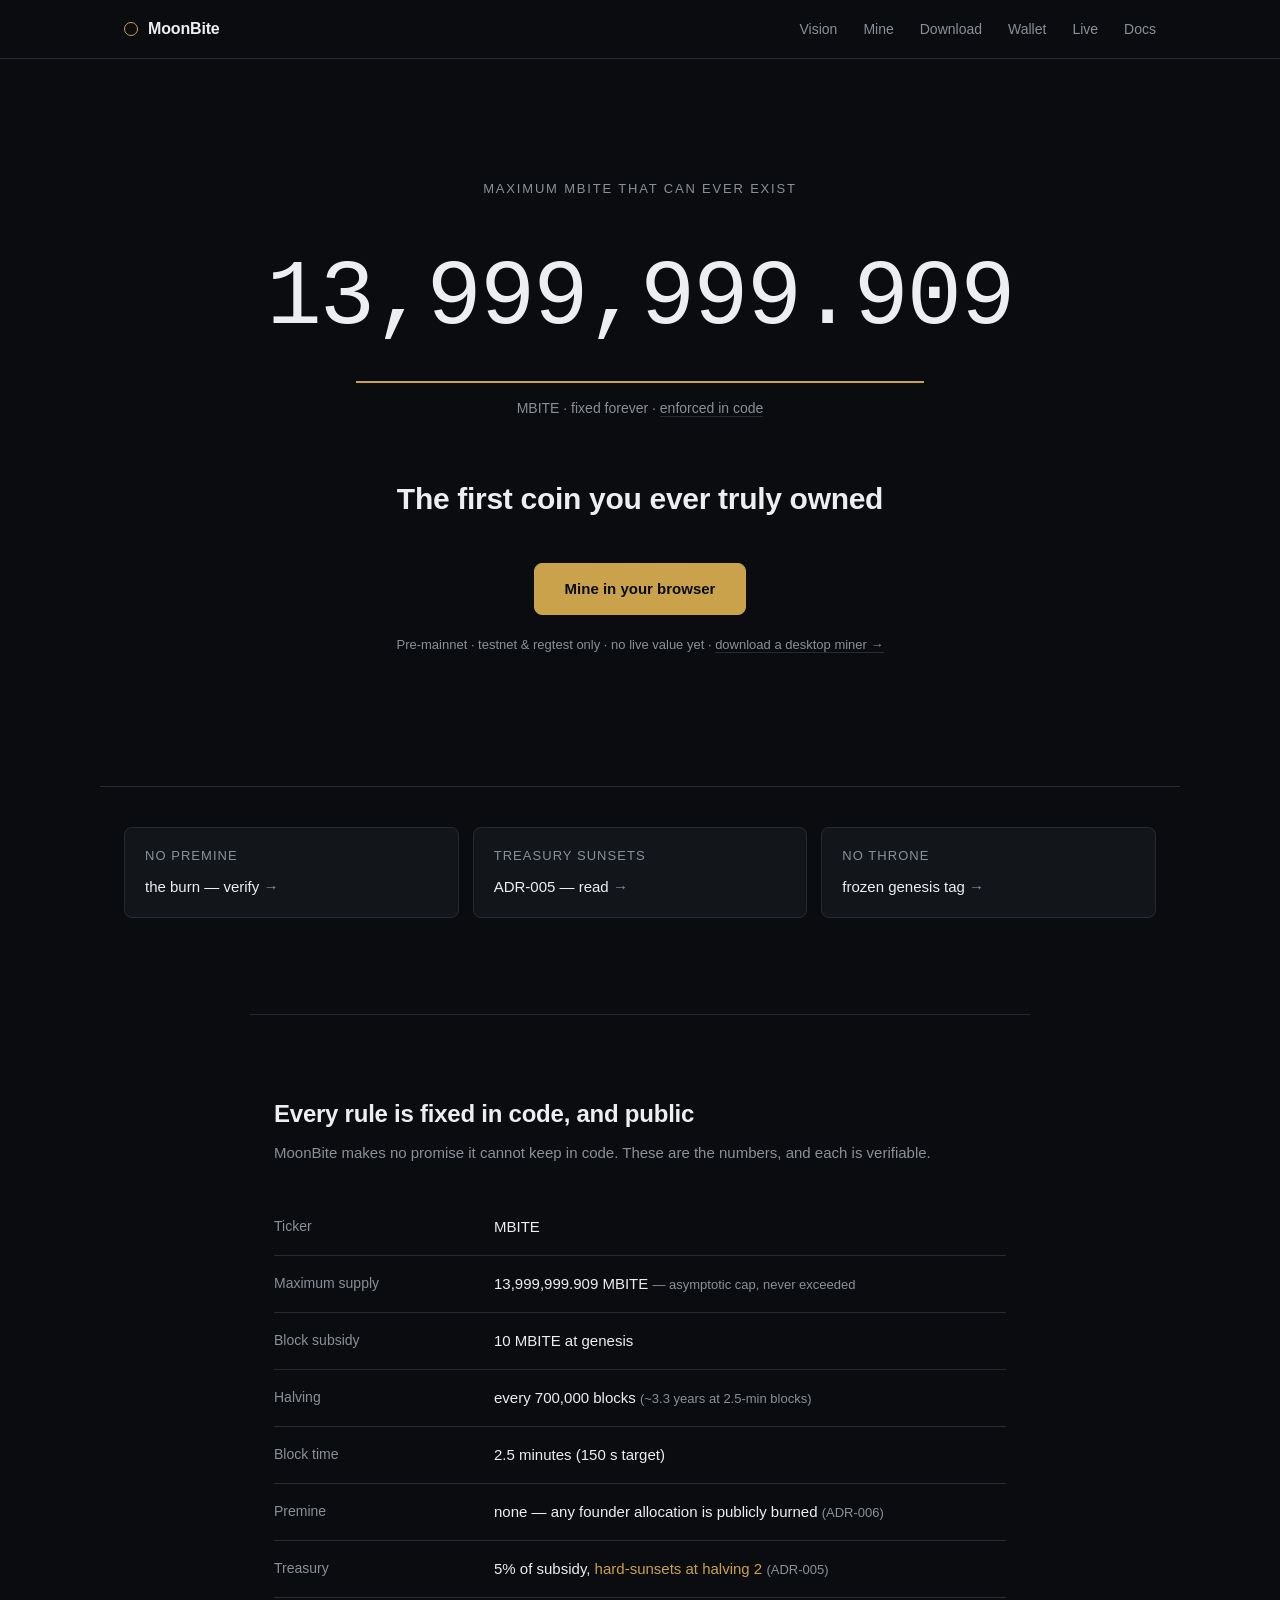
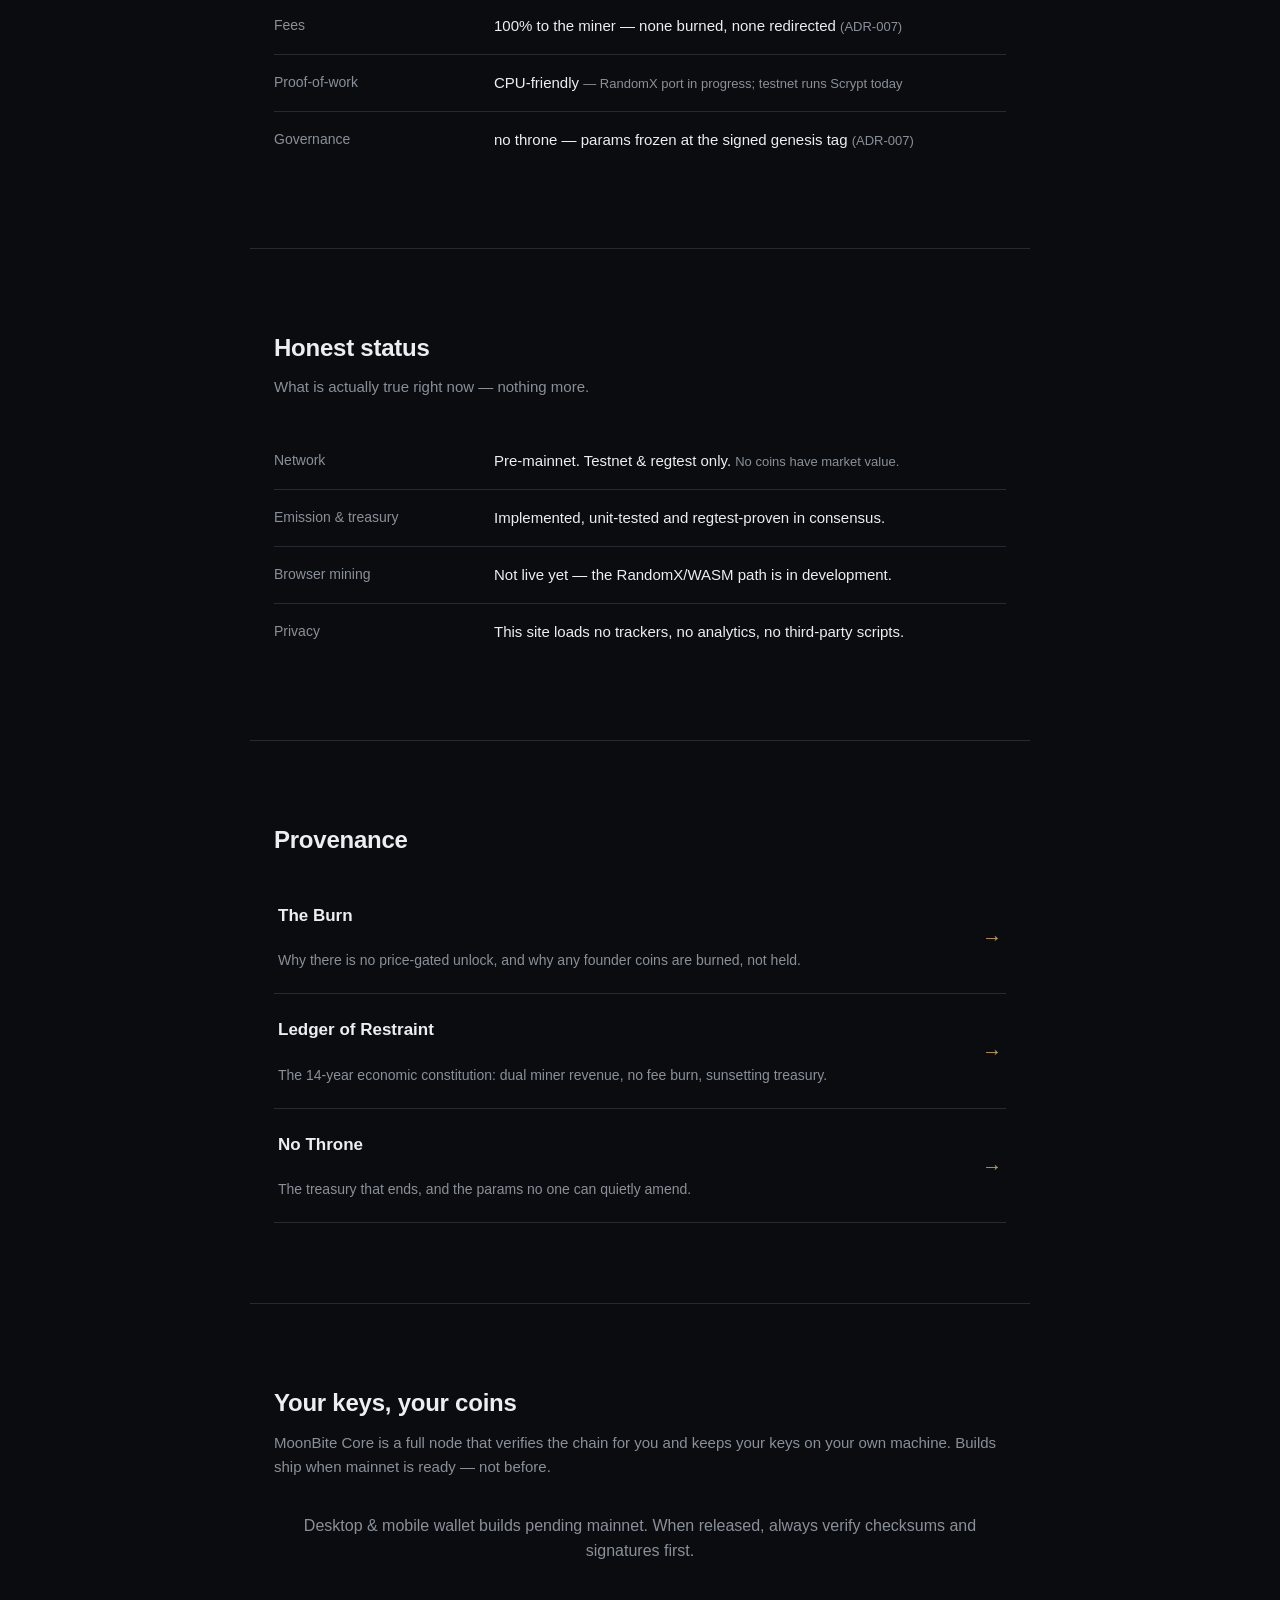
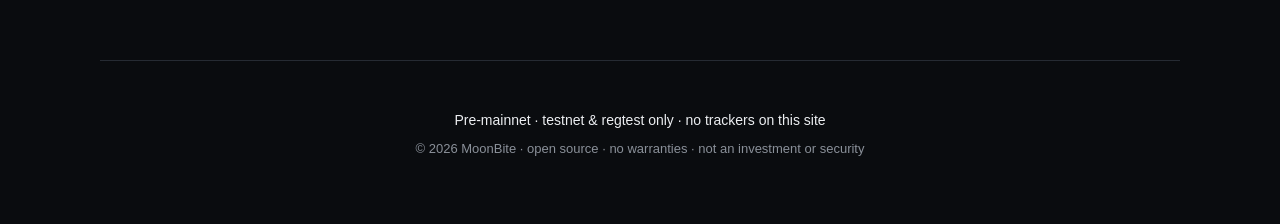
<file: website/index.html>
<!DOCTYPE html>
<html lang="en">
<head>
  <meta charset="UTF-8" />
  <meta name="viewport" content="width=device-width, initial-scale=1.0" />
  <meta name="description" content="MoonBite (MBITE) — a fixed-emission, capped, no-premine cryptocurrency. 13,999,999.909 MBITE maximum, ever. Every claim links to its proof." />
  <meta name="theme-color" content="#0A0C0F" />
  <title>MoonBite (MBITE) — the first coin you ever truly owned</title>
  <link rel="stylesheet" href="css/style.css" />
  <link rel="icon" href="data:image/svg+xml,%3Csvg xmlns='http://www.w3.org/2000/svg' viewBox='0 0 32 32'%3E%3Ccircle cx='16' cy='16' r='12' fill='none' stroke='%23C9A24B' stroke-width='2'/%3E%3C/svg%3E" />
</head>
<body>
  <!-- ============ NAV ============ -->
  <header class="nav" id="top">
    <div class="nav__inner">
      <a href="#top" class="brand" aria-label="MoonBite home">
        <span class="brand__mark" aria-hidden="true"></span>
        <span class="brand__name">MoonBite</span>
      </a>
      <nav class="nav__links" aria-label="Primary">
        <a href="#vision">Vision</a>
        <a href="spark.html">Mine</a>
        <a href="download.html">Download</a>
        <a href="#wallet">Wallet</a>
        <a href="#live">Live</a>
        <a href="#provenance">Docs</a>
      </nav>
    </div>
  </header>

  <main>
    <!-- ============ HERO — THE PLINTH ============ -->
    <section class="plinth">
      <p class="plinth__label" id="counterLabel">Maximum MBITE that can ever exist</p>

      <div class="counter" id="counter" aria-live="polite" aria-label="Maximum supply: 13,999,999.909 MBITE">
        <span class="counter__num" id="counterNum">13,999,999.909</span>
      </div>
      <p class="counter__unit">MBITE · fixed forever · <a href="#provenance" class="link-quiet">enforced in code</a></p>

      <h1 class="plinth__headline">The first coin you ever truly owned</h1>

      <a href="spark.html" class="btn-primary" id="mineCta">Mine in your browser</a>
      <p class="plinth__note" id="mineNote">Pre-mainnet · testnet &amp; regtest only · no live value yet · <a href="download.html" class="link-quiet">download a desktop miner →</a></p>
    </section>

    <!-- ============ PROOF CHIPS ============ -->
    <section class="chips" aria-label="Verifiable claims">
      <a class="chip" href="#provenance">
        <span class="chip__k">No premine</span>
        <span class="chip__v">the burn — verify <span class="chip__go">→</span></span>
      </a>
      <a class="chip" href="#provenance">
        <span class="chip__k">Treasury sunsets</span>
        <span class="chip__v">ADR-005 — read <span class="chip__go">→</span></span>
      </a>
      <a class="chip" href="#provenance">
        <span class="chip__k">No throne</span>
        <span class="chip__v">frozen genesis tag <span class="chip__go">→</span></span>
      </a>
    </section>

    <!-- ============ VISION (the fixed facts) ============ -->
    <section class="facts" id="vision">
      <div class="facts__head">
        <h2>Every rule is fixed in code, and public</h2>
        <p>MoonBite makes no promise it cannot keep in code. These are the numbers, and each is verifiable.</p>
      </div>
      <dl class="ledger">
        <div class="ledger__row"><dt>Ticker</dt><dd>MBITE</dd></div>
        <div class="ledger__row"><dt>Maximum supply</dt><dd>13,999,999.909 MBITE <span class="muted">— asymptotic cap, never exceeded</span></dd></div>
        <div class="ledger__row"><dt>Block subsidy</dt><dd>10 MBITE at genesis</dd></div>
        <div class="ledger__row"><dt>Halving</dt><dd>every 700,000 blocks <span class="muted">(~3.3 years at 2.5-min blocks)</span></dd></div>
        <div class="ledger__row"><dt>Block time</dt><dd>2.5 minutes (150 s target)</dd></div>
        <div class="ledger__row"><dt>Premine</dt><dd>none — any founder allocation is publicly burned <span class="muted">(ADR-006)</span></dd></div>
        <div class="ledger__row"><dt>Treasury</dt><dd>5% of subsidy, <em>hard-sunsets at halving 2</em> <span class="muted">(ADR-005)</span></dd></div>
        <div class="ledger__row"><dt>Fees</dt><dd>100% to the miner — none burned, none redirected <span class="muted">(ADR-007)</span></dd></div>
        <div class="ledger__row"><dt>Proof-of-work</dt><dd>CPU-friendly <span class="muted">— RandomX port in progress; testnet runs Scrypt today</span></dd></div>
        <div class="ledger__row"><dt>Governance</dt><dd>no throne — params frozen at the signed genesis tag <span class="muted">(ADR-007)</span></dd></div>
      </dl>
    </section>

    <!-- ============ LIVE (honest status) ============ -->
    <section class="facts facts--alt" id="live">
      <div class="facts__head">
        <h2>Honest status</h2>
        <p>What is actually true right now — nothing more.</p>
      </div>
      <dl class="ledger">
        <div class="ledger__row"><dt>Network</dt><dd>Pre-mainnet. Testnet &amp; regtest only. <span class="muted">No coins have market value.</span></dd></div>
        <div class="ledger__row"><dt>Emission &amp; treasury</dt><dd>Implemented, unit-tested and regtest-proven in consensus.</dd></div>
        <div class="ledger__row"><dt>Browser mining</dt><dd>Not live yet — the RandomX/WASM path is in development.</dd></div>
        <div class="ledger__row"><dt>Privacy</dt><dd>This site loads no trackers, no analytics, no third-party scripts.</dd></div>
      </dl>
    </section>

    <!-- ============ PROVENANCE (three doors) ============ -->
    <section class="provenance" id="provenance">
      <h2 class="provenance__title">Provenance</h2>
      <a class="door" href="https://github.com/zaptapagency/big-coin/blob/main/docs/ADR-006-founder-allocation.md">
        <span class="door__name">The Burn</span>
        <span class="door__desc">Why there is no price-gated unlock, and why any founder coins are burned, not held.</span>
        <span class="door__go">→</span>
      </a>
      <a class="door" href="https://github.com/zaptapagency/big-coin/blob/main/docs/ADR-007-long-term-sustainability.md">
        <span class="door__name">Ledger of Restraint</span>
        <span class="door__desc">The 14-year economic constitution: dual miner revenue, no fee burn, sunsetting treasury.</span>
        <span class="door__go">→</span>
      </a>
      <a class="door" href="https://github.com/zaptapagency/big-coin/blob/main/docs/ADR-005-treasury.md">
        <span class="door__name">No Throne</span>
        <span class="door__desc">The treasury that ends, and the params no one can quietly amend.</span>
        <span class="door__go">→</span>
      </a>
    </section>

    <!-- ============ WALLET ============ -->
    <section class="facts" id="wallet">
      <div class="facts__head">
        <h2>Your keys, your coins</h2>
        <p>MoonBite Core is a full node that verifies the chain for you and keeps your keys on your own machine. Builds ship when mainnet is ready — not before.</p>
      </div>
      <p class="muted" style="text-align:center">Desktop &amp; mobile wallet builds pending mainnet. When released, always verify checksums and signatures first.</p>
    </section>
  </main>

  <!-- ============ FOOTER ============ -->
  <footer class="footer">
    <p class="footer__line">Pre-mainnet · testnet &amp; regtest only · no trackers on this site</p>
    <p class="footer__meta">&copy; <span id="year">2026</span> MoonBite · open source · no warranties · not an investment or security</p>
  </footer>

  <script src="js/main.js"></script>
</body>
</html>
</file>
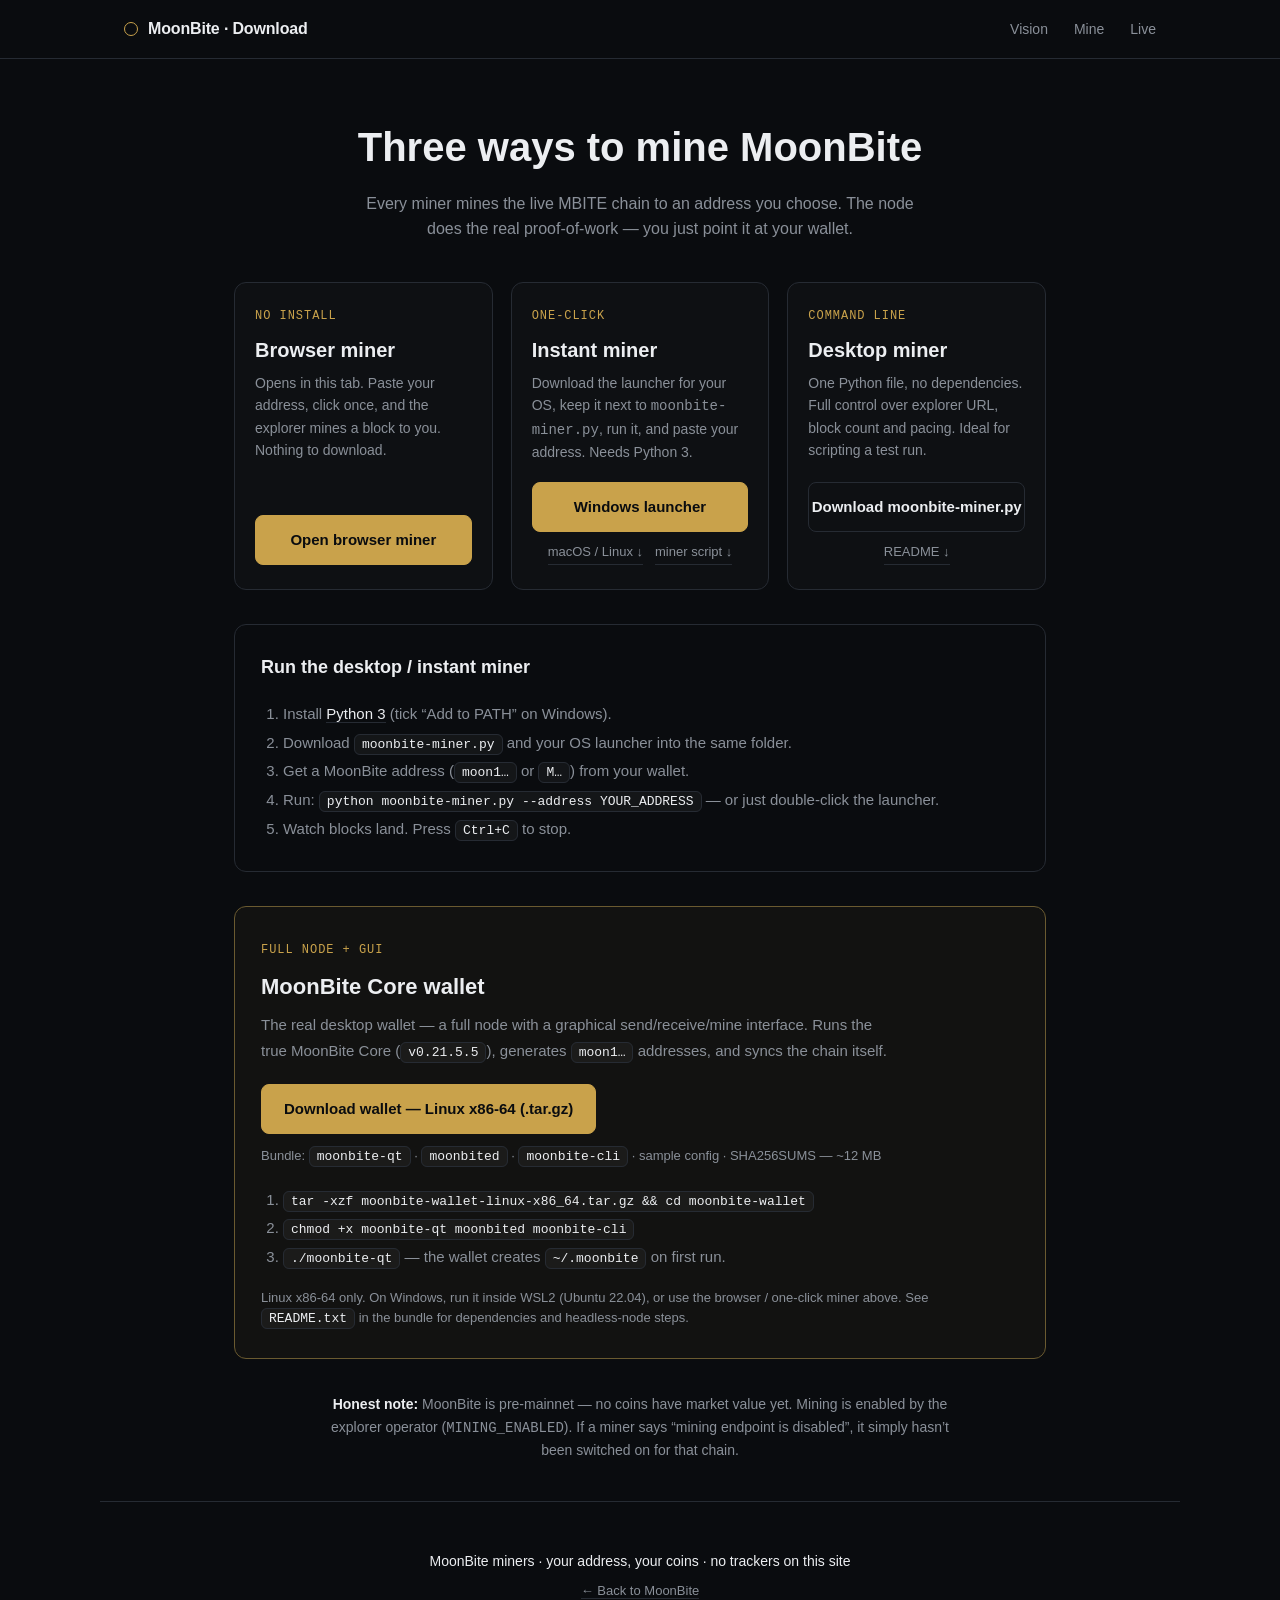
<file: website/download.html>
<!DOCTYPE html>
<html lang="en">
<head>
  <meta charset="UTF-8" />
  <meta name="viewport" content="width=device-width, initial-scale=1.0" />
  <meta name="description" content="Download a MoonBite miner — browser, instant one-click, or command-line desktop. Mine the live MBITE chain to your own address." />
  <meta name="theme-color" content="#0A0C0F" />
  <title>Download a MoonBite miner — MBITE</title>
  <link rel="stylesheet" href="css/style.css" />
  <link rel="stylesheet" href="css/download.css" />
  <link rel="icon" href="data:image/svg+xml,%3Csvg xmlns='http://www.w3.org/2000/svg' viewBox='0 0 32 32'%3E%3Ccircle cx='16' cy='16' r='12' fill='none' stroke='%23C9A24B' stroke-width='2'/%3E%3C/svg%3E" />
</head>
<body>
  <header class="nav">
    <div class="nav__inner">
      <a href="index.html" class="brand" aria-label="MoonBite home">
        <span class="brand__mark" aria-hidden="true"></span>
        <span class="brand__name">MoonBite · Download</span>
      </a>
      <nav class="nav__links" aria-label="Primary">
        <a href="index.html#vision">Vision</a>
        <a href="spark.html">Mine</a>
        <a href="index.html#live">Live</a>
      </nav>
    </div>
  </header>

  <main class="dl">
    <div class="dl__head">
      <h1>Three ways to mine MoonBite</h1>
      <p>Every miner mines the live MBITE chain to an address you choose. The node does the real proof-of-work — you just point it at your wallet.</p>
    </div>

    <div class="dl__grid">

      <!-- Browser miner -->
      <div class="dlcard">
        <span class="dlcard__tag">No install</span>
        <h2 class="dlcard__title">Browser miner</h2>
        <p class="dlcard__desc">Opens in this tab. Paste your address, click once, and the explorer mines a block to you. Nothing to download.</p>
        <a class="dlcard__cta" href="spark.html">Open browser miner</a>
      </div>

      <!-- Instant miner -->
      <div class="dlcard">
        <span class="dlcard__tag">One-click</span>
        <h2 class="dlcard__title">Instant miner</h2>
        <p class="dlcard__desc">Download the launcher for your OS, keep it next to <code>moonbite-miner.py</code>, run it, and paste your address. Needs Python 3.</p>
        <a class="dlcard__cta" href="downloads/Mine-MoonBite.bat" download>Windows launcher</a>
        <div class="dlcard__sub">
          <a href="downloads/mine-moonbite.sh" download>macOS / Linux ↓</a>
          <a href="downloads/moonbite-miner.py" download>miner script ↓</a>
        </div>
      </div>

      <!-- Desktop miner -->
      <div class="dlcard">
        <span class="dlcard__tag">Command line</span>
        <h2 class="dlcard__title">Desktop miner</h2>
        <p class="dlcard__desc">One Python file, no dependencies. Full control over explorer URL, block count and pacing. Ideal for scripting a test run.</p>
        <a class="dlcard__cta dlcard__cta--ghost" href="downloads/moonbite-miner.py" download>Download moonbite-miner.py</a>
        <div class="dlcard__sub">
          <a href="downloads/README.txt" download>README ↓</a>
        </div>
      </div>

    </div>

    <div class="dl__steps">
      <h2>Run the desktop / instant miner</h2>
      <ol>
        <li>Install <a href="https://www.python.org/downloads/" target="_blank" rel="noopener">Python 3</a> (tick “Add to PATH” on Windows).</li>
        <li>Download <code>moonbite-miner.py</code> and your OS launcher into the same folder.</li>
        <li>Get a MoonBite address (<code>moon1…</code> or <code>M…</code>) from your wallet.</li>
        <li>Run: <code>python moonbite-miner.py --address YOUR_ADDRESS</code> — or just double-click the launcher.</li>
        <li>Watch blocks land. Press <code>Ctrl+C</code> to stop.</li>
      </ol>
    </div>

    <section class="dl__wallet">
      <div class="dl__wallet-head">
        <span class="dlcard__tag">Full node + GUI</span>
        <h2>MoonBite Core wallet</h2>
        <p>The real desktop wallet — a full node with a graphical send/receive/mine interface. Runs the true MoonBite Core (<code>v0.21.5.5</code>), generates <code>moon1…</code> addresses, and syncs the chain itself.</p>
      </div>
      <div class="dl__wallet-body">
        <a class="dlcard__cta" href="downloads/moonbite-wallet-linux-x86_64.tar.gz" download>Download wallet — Linux x86-64 (.tar.gz)</a>
        <p class="dl__wallet-meta">Bundle: <code>moonbite-qt</code> · <code>moonbited</code> · <code>moonbite-cli</code> · sample config · SHA256SUMS — ~12&nbsp;MB</p>
        <ol>
          <li><code>tar -xzf moonbite-wallet-linux-x86_64.tar.gz &amp;&amp; cd moonbite-wallet</code></li>
          <li><code>chmod +x moonbite-qt moonbited moonbite-cli</code></li>
          <li><code>./moonbite-qt</code> — the wallet creates <code>~/.moonbite</code> on first run.</li>
        </ol>
        <p class="dl__wallet-note">Linux x86-64 only. On Windows, run it inside WSL2 (Ubuntu 22.04), or use the browser / one-click miner above. See <code>README.txt</code> in the bundle for dependencies and headless-node steps.</p>
      </div>
    </section>

    <p class="dl__note">
      <strong>Honest note:</strong> MoonBite is pre-mainnet — no coins have market value yet.
      Mining is enabled by the explorer operator (<code>MINING_ENABLED</code>). If a miner says
      “mining endpoint is disabled”, it simply hasn’t been switched on for that chain.
    </p>
  </main>

  <footer class="footer">
    <p class="footer__line">MoonBite miners · your address, your coins · no trackers on this site</p>
    <p class="footer__meta"><a href="index.html" class="link-quiet">← Back to MoonBite</a></p>
  </footer>
</body>
</html>
</file>
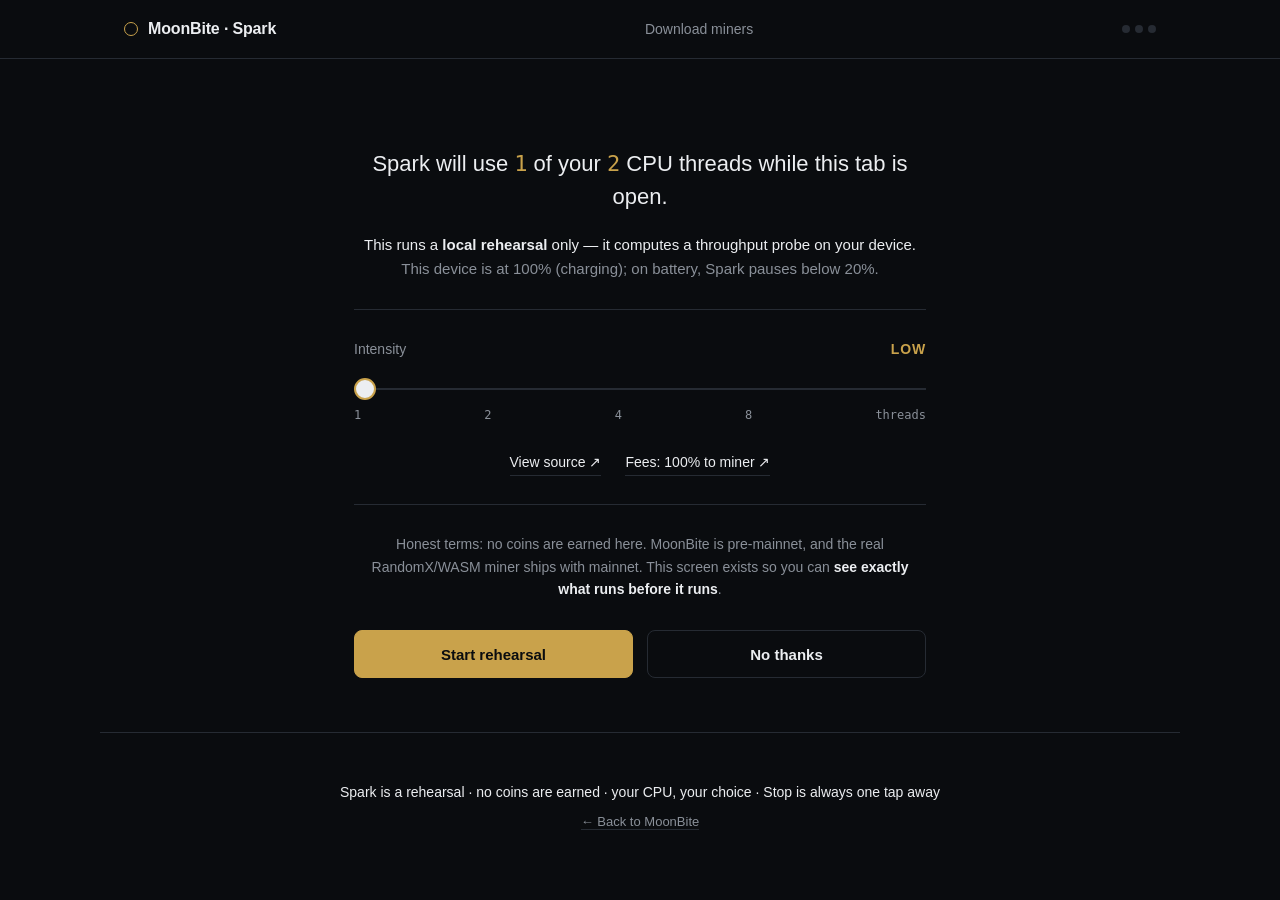
<file: website/spark.html>
<!DOCTYPE html>
<html lang="en">
<head>
  <meta charset="UTF-8" />
  <meta name="viewport" content="width=device-width, initial-scale=1.0" />
  <meta name="description" content="Spark — MoonBite's browser miner rehearsal. Full, honest consent before a single cycle runs." />
  <meta name="theme-color" content="#0A0C0F" />
  <title>Spark — MoonBite browser mining</title>
  <link rel="stylesheet" href="css/style.css" />
  <link rel="stylesheet" href="css/spark.css" />
  <link rel="icon" href="data:image/svg+xml,%3Csvg xmlns='http://www.w3.org/2000/svg' viewBox='0 0 32 32'%3E%3Ccircle cx='16' cy='16' r='12' fill='none' stroke='%23C9A24B' stroke-width='2'/%3E%3C/svg%3E" />
</head>
<body>
  <header class="nav">
    <div class="nav__inner">
      <a href="index.html" class="brand" aria-label="MoonBite home">
        <span class="brand__mark" aria-hidden="true"></span>
        <span class="brand__name">MoonBite · Spark</span>
      </a>
      <nav class="nav__links" aria-label="Primary">
        <a href="download.html">Download miners</a>
      </nav>
      <div class="spark-topright">
        <span class="thermal" id="thermal" hidden aria-hidden="true">
          <span class="thermal__dot"></span><span class="thermal__dot"></span><span class="thermal__dot"></span>
        </span>
        <button type="button" class="btn-stop" id="stopBtn" hidden>Stop</button>
      </div>
    </div>
  </header>

  <main class="spark">

    <!-- ============ CONSENT (the most-designed screen) ============ -->
    <section class="consent" id="consent">
      <p class="consent__lead">
        Spark will use <span class="mono num" id="useThreads">2</span> of your
        <span class="mono num" id="maxThreads">8</span> CPU threads while this tab is open.
      </p>

      <p class="consent__batt">
        This runs a <strong>local rehearsal</strong> only — it computes a throughput
        probe on your device. <span class="muted" id="battLine">Battery cost scales with intensity; on battery, Spark pauses below 20%.</span>
      </p>

      <div class="consent__hr"></div>

      <div class="consent__slider">
        <div class="consent__sliderhead">
          <span>Intensity</span><span class="era-label" id="intensityLabel">LOW</span>
        </div>
        <input type="range" id="intensity" min="0" max="3" step="1" value="0"
               aria-label="Mining intensity (CPU threads)" />
        <div class="consent__ticks">
          <span>1</span><span>2</span><span>4</span><span>8</span>
          <span class="consent__ticksunit">threads</span>
        </div>
      </div>

      <div class="consent__links">
        <a href="https://github.com/zaptapagency/big-coin" target="_blank" rel="noopener">View source ↗</a>
        <a href="https://github.com/zaptapagency/big-coin/blob/main/docs/ADR-007-long-term-sustainability.md" target="_blank" rel="noopener">Fees: 100% to miner ↗</a>
      </div>

      <div class="consent__hr"></div>

      <p class="consent__truth">
        Honest terms: no coins are earned here. MoonBite is pre-mainnet, and the
        real RandomX/WASM miner ships with mainnet. This screen exists so you can
        <strong>see exactly what runs before it runs</strong>.
      </p>

      <div class="consent__actions">
        <button type="button" class="btn-accept" id="startBtn">Start rehearsal</button>
        <button type="button" class="btn-decline" id="declineBtn">No thanks</button>
      </div>
      <p class="consent__declined" id="declinedMsg" hidden>Nothing started. Nothing ran. You can close this tab.</p>
    </section>

    <!-- ============ MINING (radical emptiness) ============ -->
    <section class="mining" id="mining" hidden>
      <div class="counter" id="probeCounter">
        <span class="counter__num resolved" id="probeNum">0</span>
      </div>
      <p class="counter__unit">cycles this session · <span class="muted">local rehearsal</span></p>

      <div class="mining__hr"></div>

      <div class="honesty-row">
        <div class="honesty">
          <span class="honesty__v mono" id="rate">0</span>
          <span class="honesty__k">probe/s (SHA-256 stand-in)</span>
        </div>
        <div class="honesty">
          <span class="honesty__v mono">0</span>
          <span class="honesty__k">coins earned — none, by design</span>
        </div>
        <div class="honesty">
          <span class="honesty__v mono">local</span>
          <span class="honesty__k">network — not connected</span>
        </div>
      </div>

      <div class="mining__hr"></div>

      <div class="mining__hr"></div>

      <!-- ===== Mine to the LIVE MoonBite chain (real blocks) ===== -->
      <div class="livemine" id="livemine">
        <p class="claim-label">Mine to the live MoonBite chain</p>
        <p class="livemine__hint muted">
          Enter your MoonBite address and your explorer URL. The node does the
          real proof-of-work and credits the block reward to your address.
        </p>
        <div class="livemine__row">
          <input type="text" id="explorerUrl" class="livemine__input"
                 placeholder="Explorer URL, e.g. https://moonbite-explorer.up.railway.app"
                 autocomplete="off" spellcheck="false" />
        </div>
        <div class="livemine__row">
          <input type="text" id="mineAddress" class="livemine__input"
                 placeholder="Your reward address (moon1... or M...)"
                 autocomplete="off" spellcheck="false" />
          <button type="button" class="btn-accept" id="mineLiveBtn">Mine a block</button>
        </div>
        <p class="livemine__status mono" id="liveStatus" hidden></p>
        <p class="claim-note muted">
          Honest note: the heavy RandomX work runs on the node (server-side),
          triggered from here — so blocks are real and credited to you.
        </p>
      </div>

      <p class="toast" id="toast" hidden></p>
    </section>
  </main>

  <footer class="footer">
    <p class="footer__line">Spark is a rehearsal · no coins are earned · your CPU, your choice · Stop is always one tap away</p>
    <p class="footer__meta"><a href="index.html" class="link-quiet">← Back to MoonBite</a></p>
  </footer>

  <script src="js/spark.js"></script>
</body>
</html>
</file>
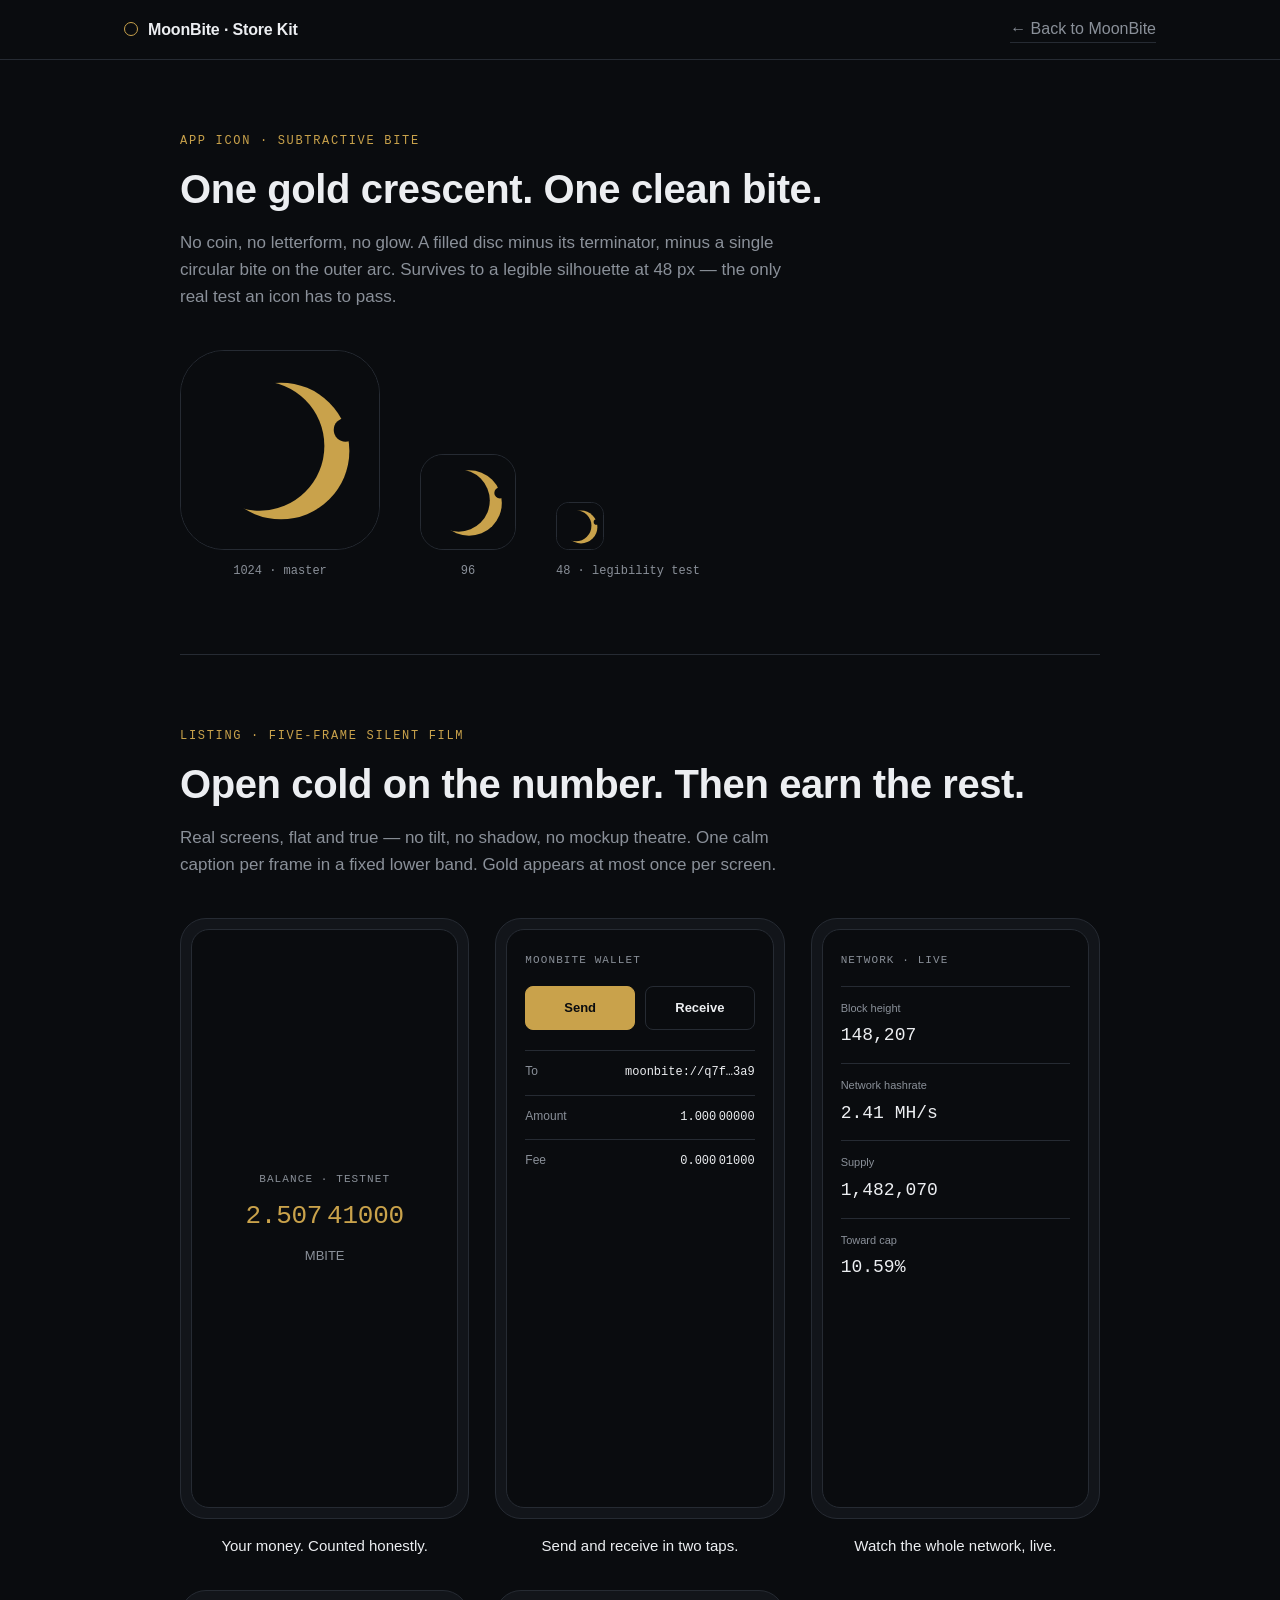
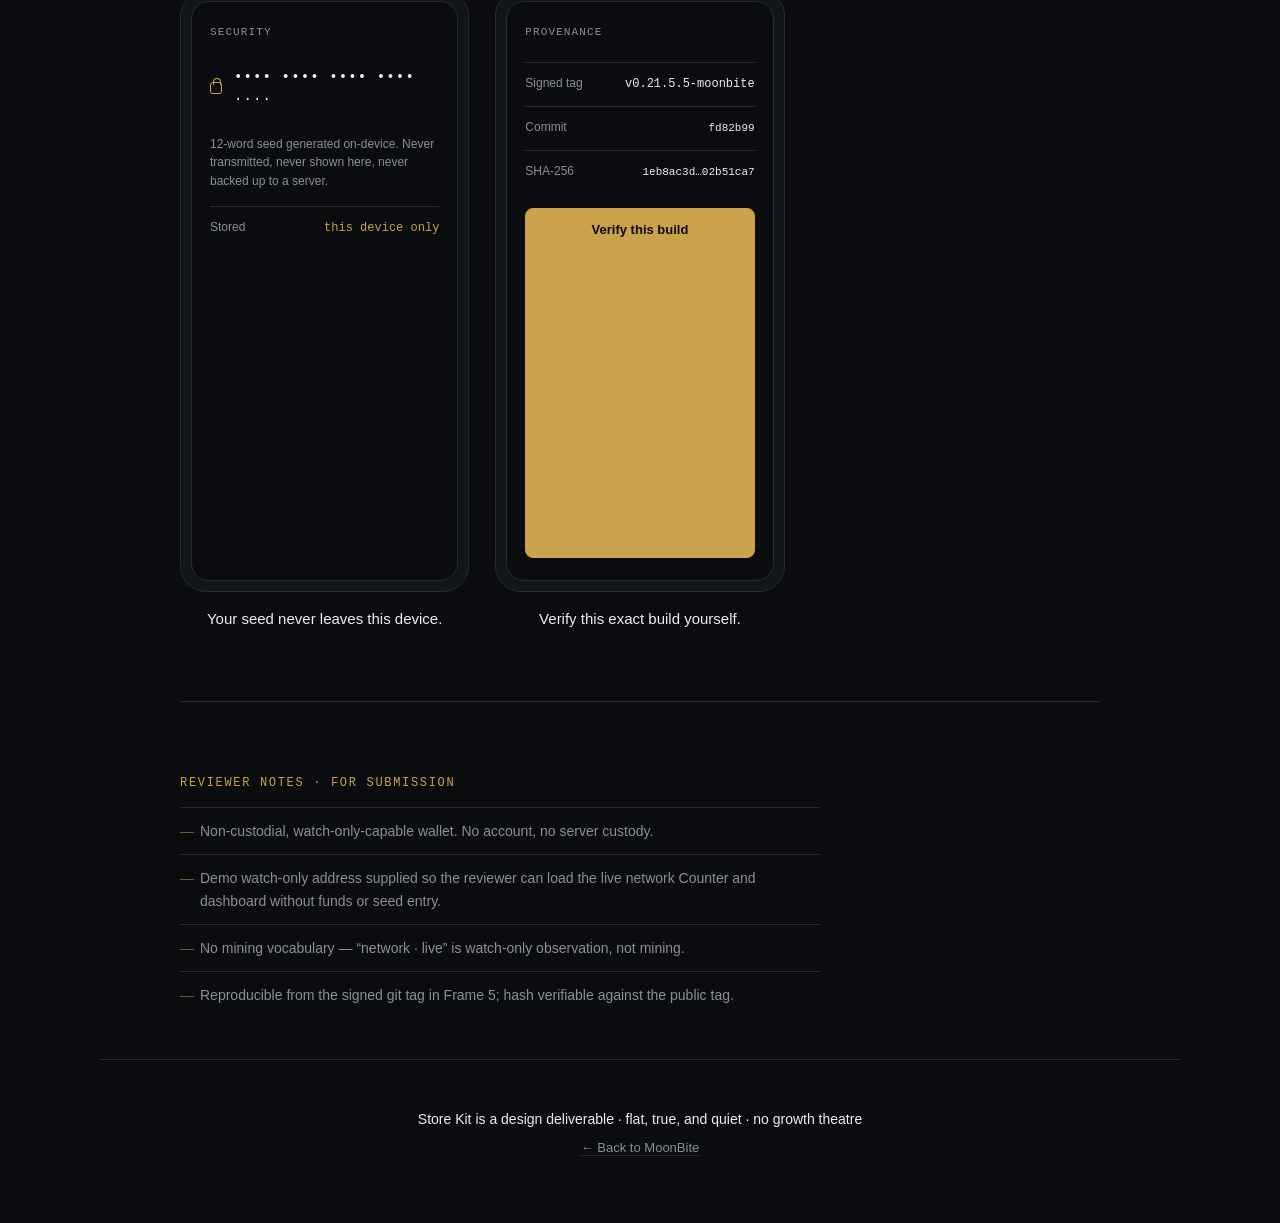
<file: website/store-kit.html>
<!DOCTYPE html>
<html lang="en">
<head>
  <meta charset="UTF-8" />
  <meta name="viewport" content="width=device-width, initial-scale=1.0" />
  <meta name="description" content="MoonBite Store Kit — app icon and the five silent-film listing frames. Certified-instrument restraint, no gradients, no growth theatre." />
  <meta name="theme-color" content="#0A0C0F" />
  <title>Store Kit — MoonBite</title>
  <link rel="stylesheet" href="css/style.css" />
  <link rel="stylesheet" href="css/store-kit.css" />
  <link rel="icon" href="data:image/svg+xml,%3Csvg xmlns='http://www.w3.org/2000/svg' viewBox='0 0 32 32'%3E%3Ccircle cx='16' cy='16' r='12' fill='none' stroke='%23C9A24B' stroke-width='2'/%3E%3C/svg%3E" />
</head>
<body>
  <header class="nav">
    <div class="nav__inner">
      <a href="index.html" class="brand" aria-label="MoonBite home">
        <span class="brand__mark" aria-hidden="true"></span>
        <span class="brand__name">MoonBite · Store Kit</span>
      </a>
      <a href="index.html" class="link-quiet">← Back to MoonBite</a>
    </div>
  </header>

  <main class="kit">

    <!-- ============ ICON ============ -->
    <section class="kit-sec">
      <p class="kit-eyebrow">App icon · Subtractive Bite</p>
      <h1 class="kit-title">One gold crescent. One clean bite.</h1>
      <p class="kit-lead muted">
        No coin, no letterform, no glow. A filled disc minus its terminator,
        minus a single circular bite on the outer arc. Survives to a legible
        silhouette at 48&nbsp;px — the only real test an icon has to pass.
      </p>

      <div class="icon-row">
        <!-- 1024 master, drawn once, scaled -->
        <figure class="icon-cell">
          <div class="icon-frame icon-frame--lg">
            <svg viewBox="0 0 1024 1024" width="200" height="200" role="img" aria-label="MoonBite icon — gold bitten crescent on obsidian">
              <defs>
                <mask id="biteMask">
                  <rect width="1024" height="1024" fill="black" />
                  <circle cx="512" cy="512" r="350" fill="white" />
                  <circle cx="402" cy="486" r="332" fill="black" />
                  <circle cx="842" cy="404" r="60"  fill="black" />
                </mask>
              </defs>
              <rect width="1024" height="1024" fill="#0A0C0F" />
              <rect width="1024" height="1024" fill="#C9A24B" mask="url(#biteMask)" />
            </svg>
          </div>
          <figcaption class="icon-cap mono">1024 · master</figcaption>
        </figure>

        <!-- legibility ladder -->
        <figure class="icon-cell">
          <div class="icon-frame icon-frame--md">
            <svg viewBox="0 0 1024 1024" width="96" height="96" aria-hidden="true">
              <rect width="1024" height="1024" fill="#0A0C0F" />
              <rect width="1024" height="1024" fill="#C9A24B" mask="url(#biteMask)" />
            </svg>
          </div>
          <figcaption class="icon-cap mono">96</figcaption>
        </figure>
        <figure class="icon-cell">
          <div class="icon-frame icon-frame--sm">
            <svg viewBox="0 0 1024 1024" width="48" height="48" aria-hidden="true">
              <rect width="1024" height="1024" fill="#0A0C0F" />
              <rect width="1024" height="1024" fill="#C9A24B" mask="url(#biteMask)" />
            </svg>
          </div>
          <figcaption class="icon-cap mono">48 · legibility test</figcaption>
        </figure>
      </div>
    </section>

    <div class="kit-rule"></div>

    <!-- ============ FIVE FRAMES ============ -->
    <section class="kit-sec">
      <p class="kit-eyebrow">Listing · Five-frame silent film</p>
      <h2 class="kit-title">Open cold on the number. Then earn the rest.</h2>
      <p class="kit-lead muted">
        Real screens, flat and true — no tilt, no shadow, no mockup theatre.
        One calm caption per frame in a fixed lower band. Gold appears at most
        once per screen.
      </p>

      <div class="frames">

        <!-- Frame 1 — cold open on the Counter -->
        <figure class="frame">
          <div class="phone">
            <div class="phone__screen">
              <div class="scr scr--counter">
                <span class="scr__eyebrow mono">balance · testnet</span>
                <span class="scr__num mono num">2.507&thinsp;41000</span>
                <span class="scr__unit">MBITE</span>
              </div>
            </div>
          </div>
          <figcaption class="frame__cap">Your money. Counted honestly.</figcaption>
        </figure>

        <!-- Frame 2 — two-tap send / receive -->
        <figure class="frame">
          <div class="phone">
            <div class="phone__screen">
              <div class="scr scr--pad">
                <span class="scr__label mono">MoonBite wallet</span>
                <div class="scr__actions">
                  <span class="scr__btn scr__btn--gold">Send</span>
                  <span class="scr__btn">Receive</span>
                </div>
                <div class="scr__rows">
                  <div class="scr__row"><span>To</span><span class="mono">moonbite://q7f…3a9</span></div>
                  <div class="scr__row"><span>Amount</span><span class="mono num">1.000&thinsp;00000</span></div>
                  <div class="scr__row"><span>Fee</span><span class="mono num">0.000&thinsp;01000</span></div>
                </div>
              </div>
            </div>
          </div>
          <figcaption class="frame__cap">Send and receive in two taps.</figcaption>
        </figure>

        <!-- Frame 3 — live network dashboard -->
        <figure class="frame">
          <div class="phone">
            <div class="phone__screen">
              <div class="scr scr--pad">
                <span class="scr__label mono">network · live</span>
                <div class="scr__stats">
                  <div class="scr__stat"><span class="scr__k">Block height</span><span class="scr__v mono num">148,207</span></div>
                  <div class="scr__stat"><span class="scr__k">Network hashrate</span><span class="scr__v mono num">2.41 MH/s</span></div>
                  <div class="scr__stat"><span class="scr__k">Supply</span><span class="scr__v mono num">1,482,070</span></div>
                  <div class="scr__stat"><span class="scr__k">Toward cap</span><span class="scr__v mono num">10.59%</span></div>
                </div>
              </div>
            </div>
          </div>
          <figcaption class="frame__cap">Watch the whole network, live.</figcaption>
        </figure>

        <!-- Frame 4 — seed / security -->
        <figure class="frame">
          <div class="phone">
            <div class="phone__screen">
              <div class="scr scr--pad">
                <span class="scr__label mono">security</span>
                <div class="scr__lock">
                  <span class="scr__lockmark" aria-hidden="true"></span>
                  <span class="scr__lockrow mono">•••• •••• •••• •••• ····</span>
                </div>
                <p class="scr__note muted">12-word seed generated on-device.
                  Never transmitted, never shown here, never backed up to a server.</p>
                <div class="scr__row scr__row--flag"><span>Stored</span><span class="mono">this device only</span></div>
              </div>
            </div>
          </div>
          <figcaption class="frame__cap">Your seed never leaves this device.</figcaption>
        </figure>

        <!-- Frame 5 — build / verification -->
        <figure class="frame">
          <div class="phone">
            <div class="phone__screen">
              <div class="scr scr--pad">
                <span class="scr__label mono">provenance</span>
                <div class="scr__rows">
                  <div class="scr__row"><span>Signed tag</span><span class="mono">v0.21.5.5-moonbite</span></div>
                  <div class="scr__row scr__row--hash"><span>Commit</span><span class="mono">fd82b99</span></div>
                  <div class="scr__row scr__row--hash"><span>SHA-256</span><span class="mono">1eb8ac3d…02b51ca7</span></div>
                </div>
                <span class="scr__btn scr__btn--gold scr__btn--wide">Verify this build</span>
              </div>
            </div>
          </div>
          <figcaption class="frame__cap">Verify this exact build yourself.</figcaption>
        </figure>

      </div>
    </section>

    <div class="kit-rule"></div>

    <!-- ============ REVIEWER NOTES ============ -->
    <section class="kit-sec">
      <p class="kit-eyebrow">Reviewer notes · for submission</p>
      <ul class="kit-notes muted">
        <li>Non-custodial, watch-only-capable wallet. No account, no server custody.</li>
        <li>Demo watch-only address supplied so the reviewer can load the live network Counter and dashboard without funds or seed entry.</li>
        <li>No mining vocabulary — “network · live” is watch-only observation, not mining.</li>
        <li>Reproducible from the signed git tag in Frame 5; hash verifiable against the public tag.</li>
      </ul>
    </section>

  </main>

  <footer class="footer">
    <p class="footer__line">Store Kit is a design deliverable · flat, true, and quiet · no growth theatre</p>
    <p class="footer__meta"><a href="index.html" class="link-quiet">← Back to MoonBite</a></p>
  </footer>
</body>
</html>
</file>
<file: website/css/style.css>
/* ============================================================
   MoonBite — "The Plinth"
   Obsidian showroom. Separation by hairline only. No gradients,
   no shadows, no ambient motion. Gold is spent, never sprayed.
   ============================================================ */

:root {
  --obsidian: #0A0C0F;   /* page */
  --basalt:   #12151A;   /* raised cards */
  --hair:     #262B33;   /* the only separator */
  --ivory:    #ECEEF1;   /* primary text */
  --mist:     #8A9099;   /* secondary text */
  --gold:     #C9A24B;   /* the era accent — used sparingly */
  --gold-dim: #6a5a30;
  --mono: "IBM Plex Mono", ui-monospace, "SF Mono", "JetBrains Mono", Consolas, monospace;
  --sans: "Inter", -apple-system, BlinkMacSystemFont, "Segoe UI", Roboto, Helvetica, Arial, sans-serif;
}

* { box-sizing: border-box; }

html { -webkit-text-size-adjust: 100%; }

body {
  margin: 0;
  background: var(--obsidian);
  color: var(--ivory);
  font-family: var(--sans);
  font-size: 16px;
  line-height: 1.6;
  -webkit-font-smoothing: antialiased;
  text-rendering: optimizeLegibility;
}

a { color: inherit; text-decoration: none; }

.muted { color: var(--mist); }

.link-quiet { color: var(--mist); border-bottom: 1px solid var(--hair); transition: color .15s, border-color .15s; }
.link-quiet:hover { color: var(--ivory); border-color: var(--gold-dim); }

/* ---------- Nav ---------- */
.nav { position: sticky; top: 0; z-index: 10; background: var(--obsidian); border-bottom: 1px solid var(--hair); }
.nav__inner {
  max-width: 1080px; margin: 0 auto; padding: 16px 24px;
  display: flex; align-items: center; justify-content: space-between;
}
.brand { display: inline-flex; align-items: center; gap: 10px; }
.brand__mark {
  width: 14px; height: 14px; border-radius: 50%;
  border: 1.5px solid var(--gold); display: inline-block;
}
.brand__name { font-weight: 600; letter-spacing: -0.01em; }
.nav__links { display: flex; gap: 26px; }
.nav__links a { color: var(--mist); font-size: 14px; transition: color .15s; }
.nav__links a:hover { color: var(--ivory); }

/* ---------- Plinth (hero) ---------- */
.plinth {
  max-width: 1080px; margin: 0 auto;
  padding: 120px 24px 130px;
  text-align: center;
}
.plinth__label {
  color: var(--mist); font-size: 13px; letter-spacing: 0.14em;
  text-transform: uppercase; margin: 0 0 26px;
}
.counter { position: relative; display: inline-block; padding-bottom: 10px; font-family: var(--mono); }
.counter__num {
  font-size: clamp(40px, 9vw, 92px);
  font-weight: 500; letter-spacing: -0.02em;
  font-variant-numeric: tabular-nums;
  color: var(--ivory);
  /* one orchestrated resolve, then silence */
  filter: blur(10px); opacity: 0;
  transition: filter .5s ease, opacity .5s ease;
  display: inline-block;
}
.counter__num.resolved { filter: blur(0); opacity: 1; }
/* the single gold moment: an underline beneath the number */
.counter::after {
  content: ""; position: absolute; left: 12%; right: 12%; bottom: 0; height: 2px;
  background: var(--gold); transform: scaleX(0); transform-origin: center;
  transition: transform .5s ease .35s;
}
.counter.resolved::after { transform: scaleX(1); }
.counter__unit { color: var(--mist); font-size: 14px; margin: 14px 0 0; }

.plinth__headline {
  font-size: clamp(22px, 3.4vw, 30px); font-weight: 600; letter-spacing: -0.01em;
  margin: 56px 0 40px; color: var(--ivory);
}

.btn-primary {
  display: inline-block; font-size: 15px; font-weight: 600;
  color: var(--obsidian); background: var(--gold);
  padding: 13px 30px; border-radius: 8px;
  border: 1px solid var(--gold);
  transition: filter .15s;
}
.btn-primary:hover { filter: brightness(1.08); }
.plinth__note { color: var(--mist); font-size: 13px; margin: 20px 0 0; }

/* ---------- Proof chips ---------- */
.chips {
  max-width: 1080px; margin: 0 auto; padding: 40px 24px 96px;
  display: grid; gap: 14px; grid-template-columns: repeat(3, 1fr);
  border-top: 1px solid var(--hair);
}
.chip {
  background: var(--basalt); border: 1px solid var(--hair); border-radius: 8px;
  padding: 18px 20px; transition: border-color .15s;
}
.chip:hover { border-color: var(--gold-dim); }
.chip__k { display: block; font-size: 13px; color: var(--mist); text-transform: uppercase; letter-spacing: 0.08em; }
.chip__v { display: block; margin-top: 8px; font-size: 15px; color: var(--ivory); }
.chip__go { color: var(--mist); }

/* ---------- Facts / ledger ---------- */
.facts { max-width: 780px; margin: 0 auto; padding: 80px 24px; border-top: 1px solid var(--hair); }
.facts__head { margin-bottom: 34px; }
.facts__head h2 { font-size: 24px; font-weight: 600; letter-spacing: -0.01em; margin: 0 0 8px; }
.facts__head p { color: var(--mist); margin: 0; font-size: 15px; }

.ledger { margin: 0; }
.ledger__row {
  display: grid; grid-template-columns: 200px 1fr; gap: 20px;
  padding: 16px 0; border-bottom: 1px solid var(--hair);
}
.ledger__row:last-child { border-bottom: none; }
.ledger dt { color: var(--mist); font-size: 14px; }
.ledger dd { margin: 0; color: var(--ivory); font-size: 15px; }
.ledger dd .muted { font-size: 13px; }
.ledger em { color: var(--gold); font-style: normal; }

/* ---------- Provenance doors ---------- */
.provenance { max-width: 780px; margin: 0 auto; padding: 80px 24px; border-top: 1px solid var(--hair); }
.provenance__title { font-size: 24px; font-weight: 600; margin: 0 0 20px; letter-spacing: -0.01em; }
.door {
  display: grid; grid-template-columns: 1fr auto; align-items: center; gap: 16px;
  padding: 22px 4px; border-bottom: 1px solid var(--hair); transition: padding-left .15s;
}
.door:hover { padding-left: 12px; }
.door__name { font-size: 17px; font-weight: 600; }
.door__desc { grid-column: 1 / 2; grid-row: 2; color: var(--mist); font-size: 14px; margin-top: 4px; }
.door__go { grid-column: 2; grid-row: 1 / 3; color: var(--gold); font-size: 20px; }

/* ---------- Footer ---------- */
.footer { max-width: 1080px; margin: 0 auto; padding: 48px 24px 64px; border-top: 1px solid var(--hair); text-align: center; }
.footer__line { color: var(--ivory); font-size: 14px; margin: 0 0 8px; }
.footer__meta { color: var(--mist); font-size: 13px; margin: 0; }

/* ---------- Responsive ---------- */
@media (max-width: 720px) {
  .nav__links { gap: 16px; }
  .nav__links a:nth-child(4), .nav__links a:nth-child(5) { display: none; }
  .chips { grid-template-columns: 1fr; }
  .ledger__row { grid-template-columns: 1fr; gap: 4px; }
  .plinth { padding: 72px 24px 84px; }
}

@media (prefers-reduced-motion: reduce) {
  .counter__num { filter: none; opacity: 1; transition: none; }
  .counter::after { transform: scaleX(1); transition: none; }
}
</file>
<file: website/css/download.css>
/* ============================================================
   Download — three ways to mine MoonBite.
   Inherits tokens from style.css.
   ============================================================ */
.dl { max-width: 860px; margin: 0 auto; padding: 56px 24px 40px; }

.dl__head { text-align: center; margin-bottom: 8px; }
.dl__head h1 { font-size: clamp(28px, 5vw, 40px); color: var(--ivory); margin: 0 0 12px; }
.dl__head p { color: var(--mist); font-size: 16px; line-height: 1.6; margin: 0 auto; max-width: 560px; }

.dl__grid { display: grid; grid-template-columns: repeat(3, 1fr); gap: 18px; margin: 40px 0 8px; }

.dlcard {
  display: flex; flex-direction: column;
  border: 1px solid var(--hair); border-radius: 12px; padding: 24px 20px;
  background: rgba(255, 255, 255, .015);
}
.dlcard__tag { font-family: var(--mono); font-size: 12px; color: var(--gold); letter-spacing: .08em; text-transform: uppercase; }
.dlcard__title { font-size: 20px; color: var(--ivory); margin: 8px 0 6px; }
.dlcard__desc { font-size: 14px; color: var(--mist); line-height: 1.6; flex: 1; margin: 0 0 18px; }
.dlcard__cta {
  display: inline-block; text-align: center; font-family: var(--sans);
  font-size: 15px; font-weight: 600; padding: 12px 0; border-radius: 8px;
  color: var(--obsidian); background: var(--gold); border: 1px solid var(--gold);
  transition: filter .15s;
}
.dlcard__cta:hover { filter: brightness(1.08); }
.dlcard__cta--ghost { color: var(--ivory); background: transparent; border: 1px solid var(--hair); }
.dlcard__cta--ghost:hover { border-color: var(--gold-dim); }
.dlcard__sub { display: flex; gap: 12px; margin-top: 10px; justify-content: center; }
.dlcard__sub a { font-size: 13px; color: var(--mist); border-bottom: 1px solid var(--hair); padding-bottom: 2px; }
.dlcard__sub a:hover { border-color: var(--gold-dim); color: var(--ivory); }

.dl__steps { border: 1px solid var(--hair); border-radius: 12px; padding: 28px 26px; margin: 34px 0; }
.dl__steps h2 { font-size: 18px; color: var(--ivory); margin: 0 0 18px; }
.dl__steps ol { margin: 0; padding-left: 22px; color: var(--mist); font-size: 15px; line-height: 1.9; }
.dl__steps ol code {
  font-family: var(--mono); font-size: 13px; color: var(--ivory);
  background: rgba(255, 255, 255, .04); border: 1px solid var(--hair);
  border-radius: 6px; padding: 2px 7px;
}
.dl__steps a { color: var(--ivory); border-bottom: 1px solid var(--hair); }
.dl__steps a:hover { border-color: var(--gold-dim); }

.dl__wallet {
  border: 1px solid var(--gold-dim); border-radius: 12px; padding: 28px 26px;
  margin: 34px 0; background: rgba(201, 162, 75, .04);
}
.dl__wallet-head h2 { font-size: 22px; color: var(--ivory); margin: 8px 0 8px; }
.dl__wallet-head p { color: var(--mist); font-size: 15px; line-height: 1.7; margin: 0 0 20px; max-width: 640px; }
.dl__wallet-body .dlcard__cta { display: inline-block; padding: 12px 22px; }
.dl__wallet-meta { font-size: 13px; color: var(--mist); margin: 12px 0 18px; }
.dl__wallet-body ol { margin: 0 0 16px; padding-left: 22px; color: var(--mist); font-size: 15px; line-height: 1.9; }
.dl__wallet-note { font-size: 13px; color: var(--mist); line-height: 1.6; margin: 0; }
.dl__wallet code {
  font-family: var(--mono); font-size: 13px; color: var(--ivory);
  background: rgba(255, 255, 255, .04); border: 1px solid var(--hair);
  border-radius: 6px; padding: 2px 7px;
}

.dl__note {
  text-align: center; font-size: 14px; color: var(--mist); line-height: 1.6;
  max-width: 620px; margin: 0 auto;
}
.dl__note strong { color: var(--ivory); }

@media (max-width: 720px) {
  .dl__grid { grid-template-columns: 1fr; }
}
</file>
<file: website/css/spark.css>
/* ============================================================
   Spark — "The Caseback"
   Single symmetric column. Consent is the most-designed screen.
   Mining screen is deliberate emptiness. Inherits tokens from style.css.
   ============================================================ */

.mono { font-family: var(--mono); }
.num  { font-variant-numeric: tabular-nums; }

.spark { max-width: 620px; margin: 0 auto; padding: 64px 24px 40px; }

/* top-right handbrake + thermal dots */
.spark-topright { display: flex; align-items: center; gap: 14px; }
.thermal { display: inline-flex; gap: 5px; }
.thermal__dot { width: 8px; height: 8px; border-radius: 50%; background: var(--hair); }
.thermal__dot.on { background: #4a7a52; }        /* calm/ok green, muted */
.thermal__dot.warn { background: var(--gold); }
.btn-stop {
  font-family: var(--sans); font-size: 14px; font-weight: 600;
  color: var(--ivory); background: transparent;
  border: 1px solid var(--hair); border-radius: 8px; padding: 7px 16px; cursor: pointer;
  transition: border-color .15s;
}
.btn-stop:hover { border-color: var(--gold-dim); }

/* ---------- Consent ---------- */
.consent__lead { font-size: 22px; color: var(--ivory); text-align: center; margin: 24px 0 20px; line-height: 1.5; }
.consent__lead .num { color: var(--gold); font-weight: 500; }
.consent__batt { text-align: center; font-size: 15px; color: var(--ivory); margin: 0 0 8px; }
.consent__hr { height: 1px; background: var(--hair); margin: 28px 0; }

.consent__slider { }
.consent__sliderhead { display: flex; justify-content: space-between; font-size: 14px; color: var(--mist); margin-bottom: 12px; }
.era-label { color: var(--gold); font-weight: 600; letter-spacing: 0.06em; }
input[type="range"] {
  -webkit-appearance: none; appearance: none; width: 100%; height: 2px;
  background: var(--hair); outline: none; margin: 6px 0;
}
input[type="range"]::-webkit-slider-thumb {
  -webkit-appearance: none; appearance: none; width: 22px; height: 22px; border-radius: 50%;
  background: var(--ivory); border: 2px solid var(--gold); cursor: pointer;
}
input[type="range"]::-moz-range-thumb {
  width: 22px; height: 22px; border-radius: 50%;
  background: var(--ivory); border: 2px solid var(--gold); cursor: pointer;
}
.consent__ticks { display: flex; justify-content: space-between; font-family: var(--mono); font-size: 12px; color: var(--mist); margin-top: 8px; }
.consent__ticksunit { color: var(--mist); }

.consent__links { display: flex; gap: 24px; justify-content: center; margin: 26px 0 0; }
.consent__links a { color: var(--ivory); font-size: 14px; border-bottom: 1px solid var(--hair); padding-bottom: 2px; transition: border-color .15s; }
.consent__links a:hover { border-color: var(--gold-dim); }

.consent__truth { text-align: center; font-size: 14px; color: var(--mist); line-height: 1.6; margin: 0; }
.consent__truth strong { color: var(--ivory); font-weight: 600; }

.consent__actions { display: grid; grid-template-columns: 1fr 1fr; gap: 14px; margin: 30px 0 14px; }
.btn-accept, .btn-decline {
  font-family: var(--sans); font-size: 15px; font-weight: 600; padding: 14px 0;
  border-radius: 8px; cursor: pointer; min-height: 48px; transition: filter .15s, border-color .15s;
}
.btn-accept { color: var(--obsidian); background: var(--gold); border: 1px solid var(--gold); }
.btn-accept:hover { filter: brightness(1.08); }
.btn-decline { color: var(--ivory); background: transparent; border: 1px solid var(--hair); }
.btn-decline:hover { border-color: var(--gold-dim); }
.consent__declined { text-align: center; color: var(--mist); font-size: 14px; }

/* ---------- Mining ---------- */
.mining { text-align: center; padding-top: 20px; }
.mining .counter { padding-bottom: 8px; }
.mining .counter__num { font-size: clamp(38px, 8vw, 72px); }
.mining__hr { height: 1px; background: var(--hair); margin: 40px 0; }

.honesty-row { display: grid; grid-template-columns: repeat(3, 1fr); gap: 18px; }
.honesty { text-align: center; }
.honesty__v { display: block; font-size: 20px; color: var(--ivory); }
.honesty__k { display: block; font-size: 12px; color: var(--mist); margin-top: 6px; }

.claim-label { font-size: 14px; margin: 0 0 12px; }
.claim { display: flex; gap: 10px; justify-content: center; }
.claim__btn {
  font-family: var(--sans); font-size: 14px; color: var(--mist);
  background: transparent; border: 1px solid var(--hair); border-radius: 8px;
  padding: 10px 16px; cursor: not-allowed; opacity: .7;
}
.claim-note { font-size: 13px; margin-top: 14px; }

.toast {
  margin: 26px auto 0; max-width: 460px; font-size: 14px; color: var(--gold);
  border: 1px solid var(--gold-dim); border-radius: 8px; padding: 12px 16px;
}

/* ---- Live-chain miner panel ---- */
.livemine { max-width: 560px; margin: 0 auto; text-align: center; }
.livemine__hint { font-size: 13px; line-height: 1.6; margin: 0 0 16px; }
.livemine__row { display: flex; gap: 10px; margin-bottom: 12px; }
.livemine__input {
  flex: 1; font-family: var(--mono); font-size: 13px; color: var(--ivory);
  background: rgba(255, 255, 255, .03); border: 1px solid var(--hair);
  border-radius: 8px; padding: 11px 14px; outline: none;
}
.livemine__input:focus { border-color: var(--gold-dim); }
.livemine__input::placeholder { color: var(--mist); }
.livemine #mineLiveBtn { white-space: nowrap; }
.livemine__status {
  font-size: 13px; margin: 4px 0 10px; word-break: break-all; color: var(--mist);
}
.livemine__status.is-ok { color: #5fd08a; }
.livemine__status.is-err { color: #e08a7a; }
.livemine__status.is-busy { color: var(--gold); }

@media (max-width: 560px) {
  .honesty-row { grid-template-columns: 1fr; gap: 22px; }
  .livemine__row { flex-direction: column; }
}
</file>
<file: website/css/store-kit.css>
/* ============================================================
   MoonBite — Store Kit
   The icon and the five listing frames, shown as a spec sheet.
   Inherits tokens from style.css. No gradients, no shadows,
   no tilt. Flat, true, quiet.
   ============================================================ */

.mono { font-family: var(--mono); }
.num  { font-variant-numeric: tabular-nums; }

.kit { max-width: 1080px; margin: 0 auto; padding: 72px 24px 40px; }
.kit-sec { max-width: 920px; margin: 0 auto; }

.kit-eyebrow {
  font-family: var(--mono); font-size: 12px; letter-spacing: 0.14em;
  text-transform: uppercase; color: var(--gold); margin: 0 0 14px;
}
.kit-title { font-size: clamp(26px, 4vw, 40px); line-height: 1.2; margin: 0 0 16px; letter-spacing: -0.01em; }
.kit-lead { font-size: 17px; max-width: 620px; margin: 0 0 40px; }
.kit-rule { height: 1px; background: var(--hair); margin: 72px auto; max-width: 920px; }

/* ---------- Icon ---------- */
.icon-row { display: flex; align-items: flex-end; gap: 40px; flex-wrap: wrap; }
.icon-cell { margin: 0; text-align: center; }
.icon-frame {
  border: 1px solid var(--hair); border-radius: 22%;
  display: grid; place-items: center; background: var(--obsidian); overflow: hidden;
}
.icon-frame--lg { width: 200px; height: 200px; }
.icon-frame--md { width: 96px;  height: 96px;  border-radius: 24%; }
.icon-frame--sm { width: 48px;  height: 48px;  border-radius: 26%; }
.icon-cap { display: block; font-size: 12px; color: var(--mist); margin-top: 12px; }

/* ---------- Five frames ---------- */
.frames {
  display: grid; grid-template-columns: repeat(auto-fit, minmax(220px, 1fr));
  gap: 34px 26px; margin-top: 8px;
}
.frame { margin: 0; }

.phone {
  border: 1px solid var(--hair); border-radius: 26px;
  padding: 10px; background: var(--basalt);
}
.phone__screen {
  border: 1px solid var(--hair); border-radius: 18px;
  background: var(--obsidian); aspect-ratio: 9 / 19.5; overflow: hidden;
}

/* screen scaffolding */
.scr { height: 100%; display: flex; flex-direction: column; }
.scr--pad { padding: 22px 18px; gap: 16px; }
.scr__label, .scr__eyebrow {
  font-size: 11px; letter-spacing: 0.1em; text-transform: uppercase; color: var(--mist);
}

/* Frame 1 — cold open */
.scr--counter { align-items: center; justify-content: center; gap: 8px; text-align: center; }
.scr__num { font-size: 26px; color: var(--gold); letter-spacing: -0.01em; }
.scr__unit { font-size: 13px; color: var(--mist); }

/* Frame 2/5 — actions */
.scr__actions { display: flex; gap: 10px; }
.scr__btn {
  flex: 1; text-align: center; font-family: var(--sans); font-size: 13px; font-weight: 600;
  padding: 11px 0; border: 1px solid var(--hair); border-radius: 8px; color: var(--ivory);
}
.scr__btn--gold { background: var(--gold); border-color: var(--gold); color: var(--obsidian); }
.scr__btn--wide { display: block; margin-top: auto; }

.scr__rows { display: flex; flex-direction: column; gap: 1px; margin-top: 4px; }
.scr__row {
  display: flex; justify-content: space-between; align-items: baseline; gap: 10px;
  font-size: 12px; color: var(--mist); padding: 11px 0; border-top: 1px solid var(--hair);
}
.scr__row span:last-child { color: var(--ivory); font-size: 12px; }
.scr__row--hash span:last-child { font-size: 11px; }
.scr__row--flag span:last-child { color: var(--gold); }

/* Frame 3 — dashboard */
.scr__stats { display: flex; flex-direction: column; }
.scr__stat {
  display: flex; flex-direction: column; gap: 4px;
  padding: 13px 0; border-top: 1px solid var(--hair);
}
.scr__k { font-size: 11px; color: var(--mist); }
.scr__v { font-size: 18px; color: var(--ivory); }

/* Frame 4 — security */
.scr__lock { display: flex; align-items: center; gap: 12px; padding: 8px 0; }
.scr__lockmark {
  width: 12px; height: 12px; border: 1.5px solid var(--gold); border-radius: 3px;
  position: relative; flex: none;
}
.scr__lockmark::before {
  content: ""; position: absolute; left: 2px; top: -5px; width: 6px; height: 6px;
  border: 1.5px solid var(--gold); border-bottom: none; border-radius: 4px 4px 0 0;
}
.scr__lockrow { font-size: 14px; color: var(--ivory); letter-spacing: 0.08em; }
.scr__note { font-size: 12px; line-height: 1.55; margin: 0; }

/* ---------- Captions (fixed lower band feel) ---------- */
.frame__cap {
  font-size: 15px; color: var(--ivory); text-align: center;
  margin-top: 16px; line-height: 1.4; padding: 0 6px;
}

/* ---------- Reviewer notes ---------- */
.kit-notes { list-style: none; padding: 0; margin: 0; max-width: 640px; }
.kit-notes li { font-size: 14px; padding: 12px 0 12px 20px; border-top: 1px solid var(--hair); position: relative; }
.kit-notes li::before { content: "—"; position: absolute; left: 0; color: var(--gold-dim); }

@media (max-width: 560px) {
  .icon-row { gap: 24px; }
  .frames { grid-template-columns: 1fr 1fr; gap: 26px 16px; }
}
</file>
